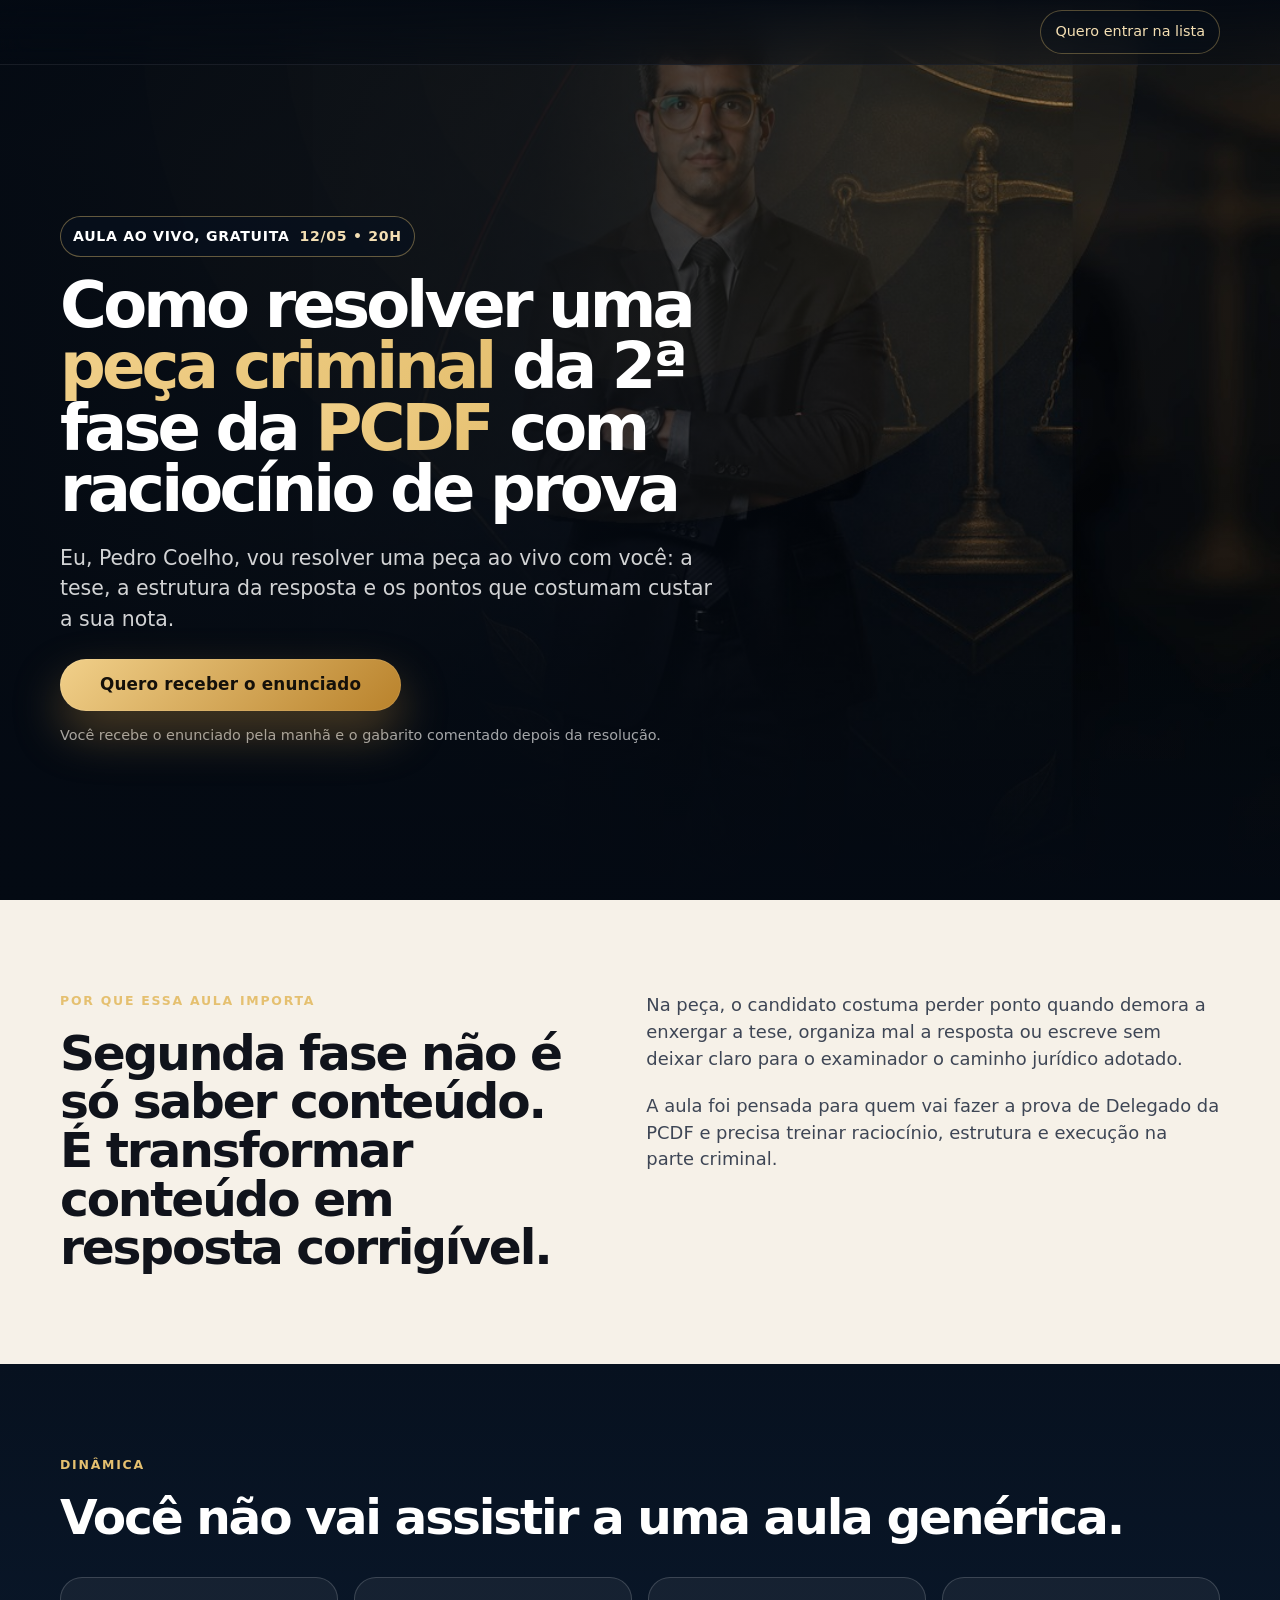
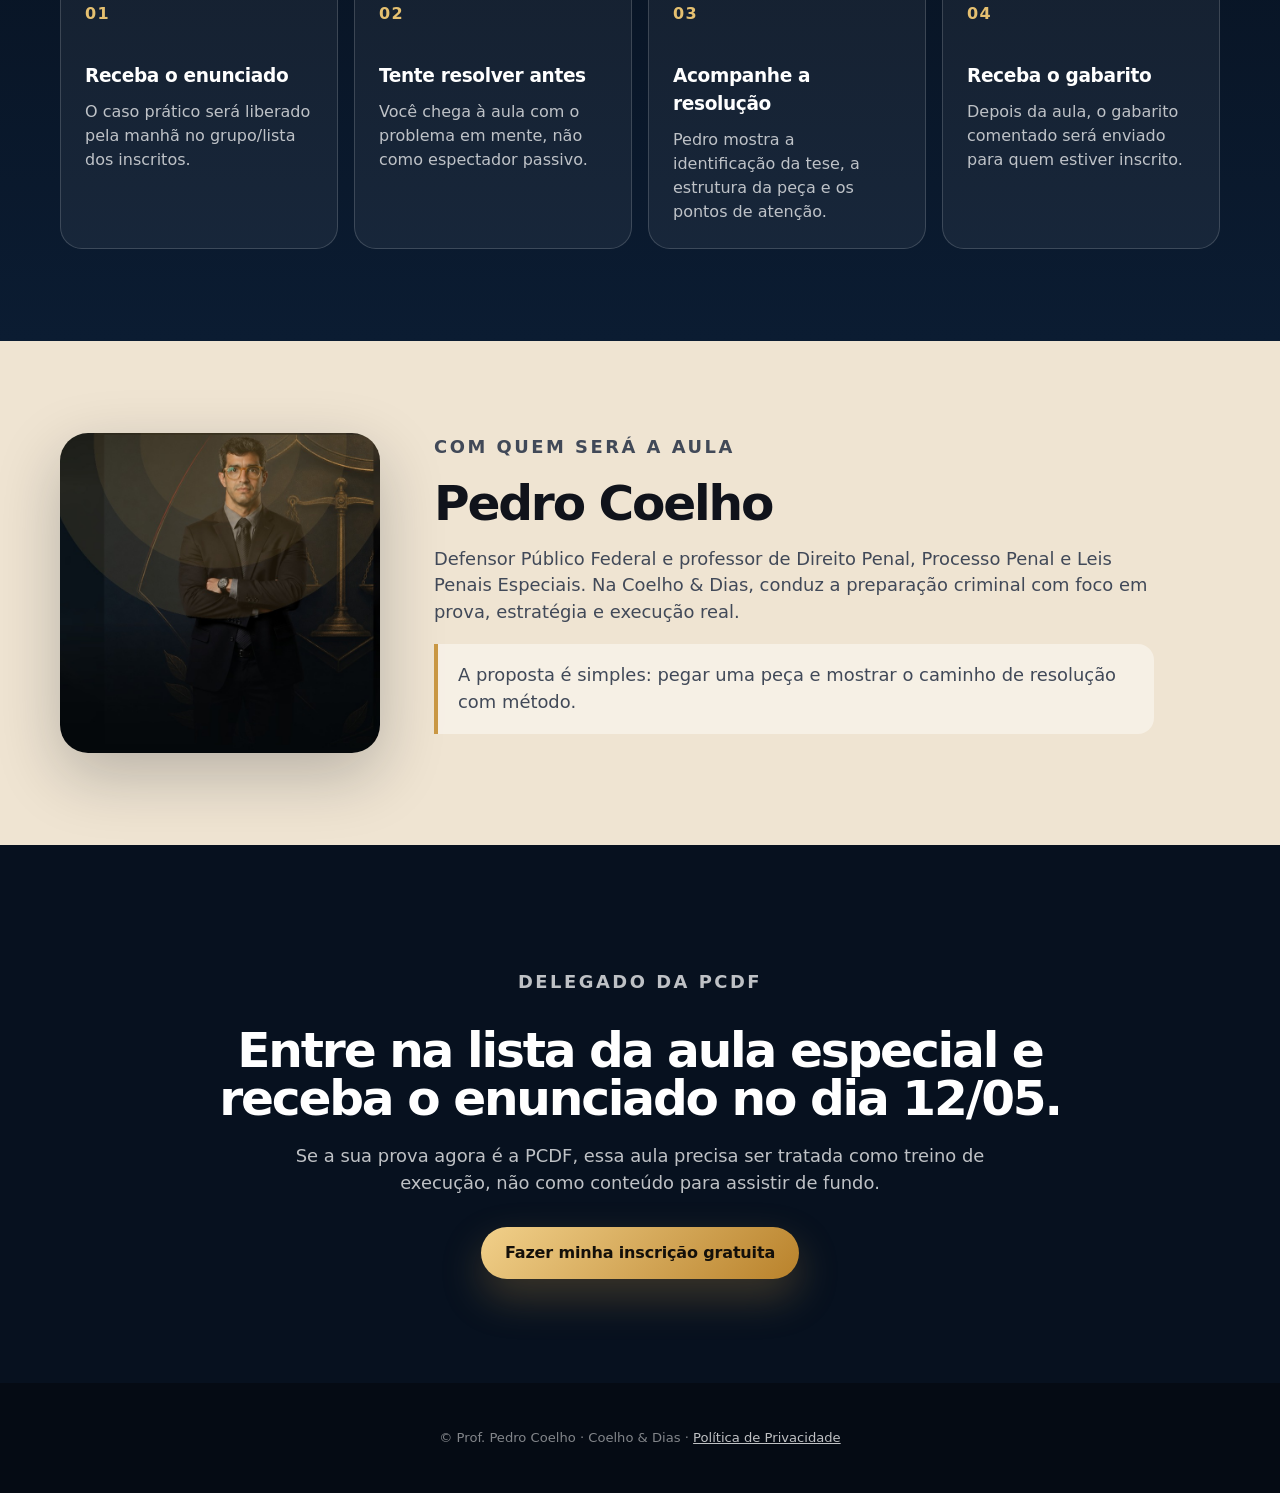
<file: index.html>
<!doctype html>
<html lang="pt-BR">
<head>
  <meta charset="utf-8">
  <meta name="viewport" content="width=device-width, initial-scale=1">
  <title>Aula Especial PCDF | Prof. Pedro Coelho</title>
  <meta name="description" content="Aula especial gratuita: como resolver uma peça criminal de segunda fase da PCDF com raciocínio de prova.">
  <meta property="og:title" content="Aula Especial PCDF | Prof. Pedro Coelho">
  <meta property="og:description" content="Enunciado pela manhã, resolução ao vivo à noite e gabarito comentado depois no grupo.">
  <meta property="og:type" content="website">
  <meta property="og:image" content="assets/pedro-pcdf-hero.png">
  <!-- Meta Pixel -->
  <script>
    !function(f,b,e,v,n,t,s){if(f.fbq)return;n=f.fbq=function(){n.callMethod?
    n.callMethod.apply(n,arguments):n.queue.push(arguments)};if(!f._fbq)f._fbq=n;
    n.push=n;n.loaded=!0;n.version='2.0';n.queue=[];t=b.createElement(e);t.async=!0;
    t.src=v;s=b.getElementsByTagName(e)[0];s.parentNode.insertBefore(t,s)}(window,document,'script','https://connect.facebook.net/en_US/fbevents.js');
    fbq('init','609530691411659');
    fbq('track','PageView');
  </script>
  <noscript><img height="1" width="1" style="display:none" src="https://www.facebook.com/tr?id=609530691411659&ev=PageView&noscript=1"/></noscript>
  <link rel="preload" as="image" href="assets/pedro-pcdf-mobile.jpg" media="(max-width: 760px)">
  <link rel="preload" as="image" href="assets/pedro-pcdf-hero.png" media="(min-width: 761px)">
  <link rel="stylesheet" href="styles.css">
</head>
<body>
  <header class="topbar" aria-label="Informações principais">
    <div class="topbar__inner topbar__inner--right">
      <a class="topbar__link" href="#inscricao">Quero entrar na lista</a>
    </div>
  </header>

  <main>
    <section class="hero">
      <div class="hero__media" aria-hidden="true">
        <picture>
          <source srcset="assets/pedro-pcdf-mobile.jpg" media="(max-width: 760px)">
          <img src="assets/pedro-pcdf-hero.png" alt="" class="hero__image">
        </picture>
        <div class="hero__shade"></div>
      </div>

      <div class="hero__content container">
        <div class="hero__copy">
          <p class="hero__date-line"><strong>Aula ao vivo, gratuita</strong><span>12/05 • 20h</span></p>
          <h1>Como resolver uma <span class="h1-highlight">peça criminal</span> da 2ª fase da <span class="h1-highlight">PCDF</span> com raciocínio de prova</h1>
          <p class="hero__lead">Eu, Pedro Coelho, vou resolver uma peça ao vivo com você: a tese, a estrutura da resposta e os pontos que costumam custar a sua nota.</p>

          <a class="btn btn--primary btn--hero" href="#inscricao">Quero receber o enunciado</a>
          <p class="hero__note">Você recebe o enunciado pela manhã e o gabarito comentado depois da resolução.</p>
        </div>

        <aside class="signup-card" id="inscricao" aria-label="Formulário de inscrição" role="dialog" aria-modal="true">
          <a class="modal-overlay" href="#" aria-label="Fechar formulário"></a>
          <div class="modal-card">
            <a class="modal-close" href="#" aria-label="Fechar">&times;</a>
            <p class="signup-card__tag">Inscrição para a aula</p>
            <h2>Receba o enunciado e o aviso da resolução ao vivo</h2>
            <form class="capture-form" data-form="pcdf-aula-captura">
              <label>
                Nome
                <input type="text" name="nome" autocomplete="name" placeholder="Seu nome" required>
              </label>
              <label>
                E-mail
                <input type="email" name="email" autocomplete="email" placeholder="seuemail@exemplo.com" required>
              </label>
              <label>
                WhatsApp
                <input type="tel" name="whatsapp" autocomplete="tel" placeholder="(00) 00000-0000" required>
              </label>
              <button class="btn btn--form" type="submit">Entrar na lista da aula</button>
              <p class="form-status" role="status" aria-live="polite"></p>
            </form>
            <p class="privacy">Ao se inscrever, você autoriza o envio de comunicações sobre esta aula e a preparação para a PCDF.</p>
          </div>
        </aside>
      </div>
    </section>

    <section class="section section--light">
      <div class="container split">
        <div>
          <p class="section-kicker">Por que essa aula importa</p>
          <h2>Segunda fase não é só saber conteúdo. É transformar conteúdo em resposta corrigível.</h2>
        </div>
        <div class="text-stack">
          <p>Na peça, o candidato costuma perder ponto quando demora a enxergar a tese, organiza mal a resposta ou escreve sem deixar claro para o examinador o caminho jurídico adotado.</p>
          <p>A aula foi pensada para quem vai fazer a prova de Delegado da PCDF e precisa treinar raciocínio, estrutura e execução na parte criminal.</p>
        </div>
      </div>
    </section>

    <section class="section section--dark">
      <div class="container">
        <p class="section-kicker">Dinâmica</p>
        <h2>Você não vai assistir a uma aula genérica.</h2>
        <div class="steps">
          <article>
            <span>01</span>
            <h3>Receba o enunciado</h3>
            <p>O caso prático será liberado pela manhã no grupo/lista dos inscritos.</p>
          </article>
          <article>
            <span>02</span>
            <h3>Tente resolver antes</h3>
            <p>Você chega à aula com o problema em mente, não como espectador passivo.</p>
          </article>
          <article>
            <span>03</span>
            <h3>Acompanhe a resolução</h3>
            <p>Pedro mostra a identificação da tese, a estrutura da peça e os pontos de atenção.</p>
          </article>
          <article>
            <span>04</span>
            <h3>Receba o gabarito</h3>
            <p>Depois da aula, o gabarito comentado será enviado para quem estiver inscrito.</p>
          </article>
        </div>
      </div>
    </section>

    <section class="section section--cream">
      <div class="container authority">
        <img src="assets/pedro-authority-dark.jpg" alt="Prof. Pedro Coelho" class="authority__image" loading="lazy">
        <div>
          <p class="section-kicker">Com quem será a aula</p>
          <h2>Pedro Coelho</h2>
          <p>Defensor Público Federal e professor de Direito Penal, Processo Penal e Leis Penais Especiais. Na Coelho & Dias, conduz a preparação criminal com foco em prova, estratégia e execução real.</p>
          <p class="authority__quote">A proposta é simples: pegar uma peça e mostrar o caminho de resolução com método.</p>
        </div>
      </div>
    </section>

    <section class="section section--final" id="final">
      <div class="container final-box">
        <p class="section-kicker">Delegado da PCDF</p>
        <h2>Entre na lista da aula especial e receba o enunciado no dia 12/05.</h2>
        <p>Se a sua prova agora é a PCDF, essa aula precisa ser tratada como treino de execução, não como conteúdo para assistir de fundo.</p>
        <a class="btn btn--primary" href="#inscricao">Fazer minha inscrição gratuita</a>
      </div>
    </section>

    <footer class="site-footer">
      <div class="container">
        <p>© Prof. Pedro Coelho · Coelho &amp; Dias · <a href="/privacidade">Política de Privacidade</a></p>
      </div>
    </footer>
  </main>

  <script src="script.js"></script>
</body>
</html>
</file>
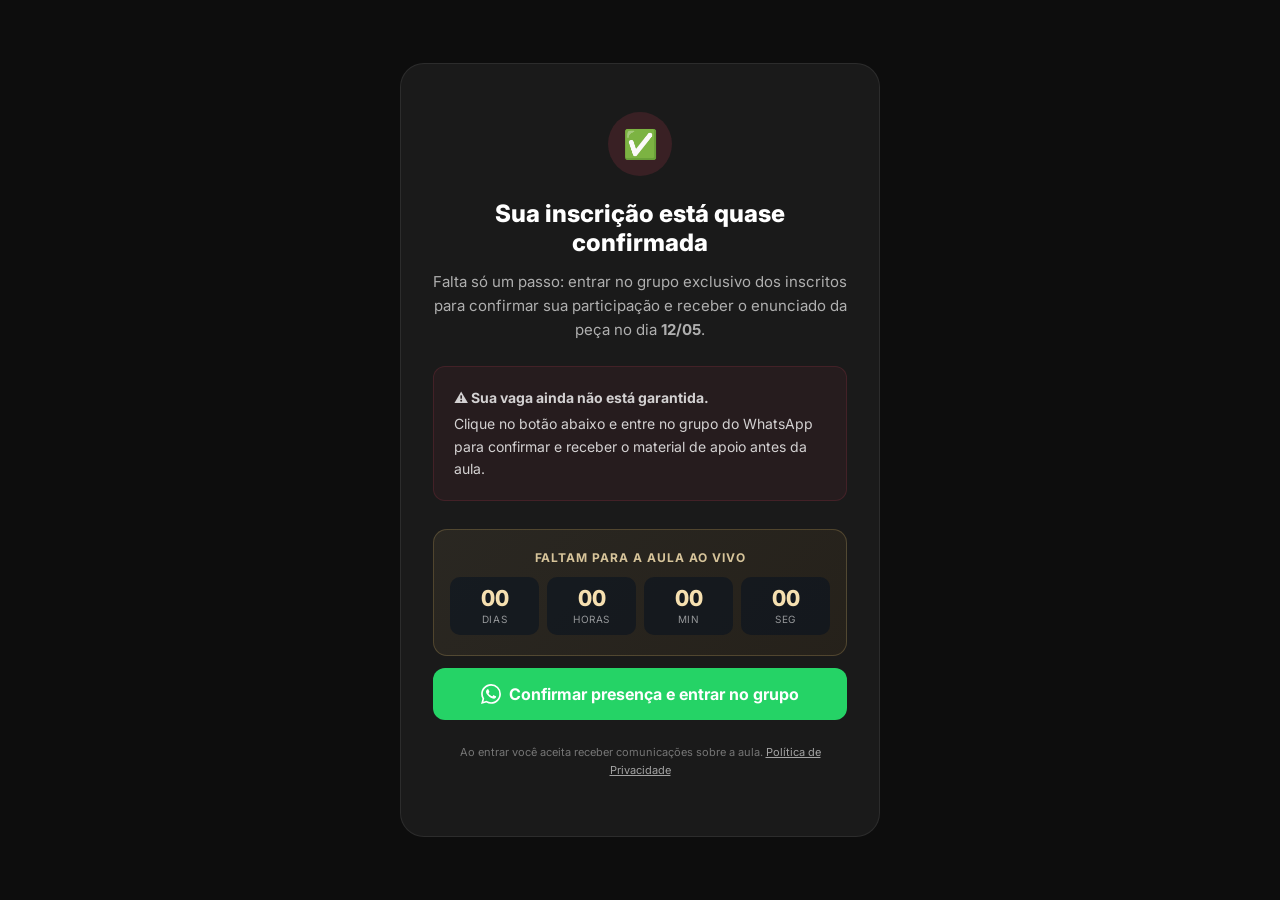
<file: obrigado.html>
<!doctype html>
<html lang="pt-BR">
<head>
  <meta charset="utf-8">
  <meta name="viewport" content="width=device-width, initial-scale=1">
  <title>Inscrição Confirmada | Prof. Pedro Coelho</title>
  <meta name="robots" content="noindex, nofollow">
  <!-- Meta Pixel -->
  <script>
    !function(f,b,e,v,n,t,s){if(f.fbq)return;n=f.fbq=function(){n.callMethod?
    n.callMethod.apply(n,arguments):n.queue.push(arguments)};if(!f._fbq)f._fbq=n;
    n.push=n;n.loaded=!0;n.version='2.0';n.queue=[];t=b.createElement(e);t.async=!0;
    t.src=v;s=b.getElementsByTagName(e)[0];s.parentNode.insertBefore(t,s)}(window,document,'script','https://connect.facebook.net/en_US/fbevents.js');
    fbq('init','609530691411659');
    fbq('track','PageView');
    fbq('track','Lead',{
      content_name:'Aula Especial PCDF',
      content_category:'delegado'
    });
  </script>
  <noscript><img height="1" width="1" style="display:none" src="https://www.facebook.com/tr?id=609530691411659&ev=Lead&noscript=1"/></noscript>
  <link rel="preconnect" href="https://fonts.googleapis.com">
  <link rel="preconnect" href="https://fonts.gstatic.com" crossorigin>
  <link href="https://fonts.googleapis.com/css2?family=Inter:wght@400;500;600;700;800&display=swap" rel="stylesheet">
  <style>
    * { margin: 0; padding: 0; box-sizing: border-box; }
    body {
      font-family: 'Inter', sans-serif;
      background: #0d0d0d;
      color: #fff;
      min-height: 100vh;
      display: flex;
      align-items: center;
      justify-content: center;
      padding: 24px;
    }
    .card {
      background: #1a1a1a;
      border: 1px solid rgba(255,255,255,0.08);
      border-radius: 24px;
      padding: 48px 32px;
      max-width: 480px;
      width: 100%;
      text-align: center;
    }
    .check {
      width: 64px;
      height: 64px;
      background: rgba(233, 69, 96, 0.15);
      border-radius: 50%;
      display: flex;
      align-items: center;
      justify-content: center;
      margin: 0 auto 24px;
      font-size: 28px;
    }
    h1 {
      font-size: 24px;
      font-weight: 800;
      margin-bottom: 12px;
      line-height: 1.2;
    }
    p {
      font-size: 15px;
      color: rgba(255,255,255,0.65);
      line-height: 1.6;
      margin-bottom: 8px;
    }
    .instructions {
      background: rgba(233, 69, 96, 0.06);
      border: 1px solid rgba(233, 69, 96, 0.15);
      border-radius: 12px;
      padding: 20px;
      margin: 24px 0;
      text-align: left;
    }
    .instructions p {
      font-size: 14px;
      color: rgba(255,255,255,0.8);
      margin-bottom: 4px;
    }
    .instructions p:last-child {
      margin-bottom: 0;
    }
    .btn {
      display: inline-flex;
      align-items: center;
      justify-content: center;
      gap: 8px;
      width: 100%;
      padding: 16px 24px;
      border-radius: 12px;
      font-size: 16px;
      font-weight: 700;
      text-decoration: none;
      transition: all 0.2s;
      cursor: pointer;
      border: none;
      margin-top: 8px;
    }
    .btn--whatsapp {
      background: #25D366;
      color: #fff;
    }
    .btn--whatsapp:hover {
      background: #20bd5a;
      transform: scale(1.02);
    }
    .btn--whatsapp svg {
      flex-shrink: 0;
    }
    .placeholder-note {
      font-size: 13px;
      color: rgba(255,255,255,0.35);
      margin-top: 16px;
    }
    .countdown {
      margin: 28px 0 4px;
      padding: 20px 16px;
      background: linear-gradient(135deg, rgba(241,208,138,0.08), rgba(185,130,43,0.08));
      border: 1px solid rgba(229,192,112,0.22);
      border-radius: 14px;
    }
    .countdown__label {
      font-size: 12px;
      letter-spacing: 0.08em;
      text-transform: uppercase;
      color: rgba(246,224,176,0.85);
      margin-bottom: 12px;
      font-weight: 700;
    }
    .countdown__grid {
      display: grid;
      grid-template-columns: repeat(4, 1fr);
      gap: 8px;
    }
    .countdown__cell {
      background: rgba(7,17,31,0.55);
      border-radius: 10px;
      padding: 10px 4px;
    }
    .countdown__num {
      font-size: 22px;
      font-weight: 800;
      color: #f6e0b0;
      line-height: 1;
      font-variant-numeric: tabular-nums;
    }
    .countdown__unit {
      font-size: 10px;
      letter-spacing: 0.06em;
      text-transform: uppercase;
      color: rgba(255,255,255,0.55);
      margin-top: 4px;
    }
    .footer-legal {
      margin-top: 24px;
      font-size: 11px;
      color: rgba(255,255,255,0.4);
    }
    .footer-legal a {
      color: rgba(255,255,255,0.6);
      text-decoration: underline;
    }
    @media (max-width: 480px) {
      .card { padding: 32px 20px; }
      h1 { font-size: 20px; }
      .countdown__num { font-size: 18px; }
    }
  </style>
</head>
<body>
  <div class="card">
    <div class="check">✅</div>
    <h1>Sua inscrição está quase confirmada</h1>
    <p>Falta só um passo: entrar no grupo exclusivo dos inscritos para confirmar sua participação e receber o enunciado da peça no dia <strong>12/05</strong>.</p>

    <div class="instructions">
      <p><strong>⚠️ Sua vaga ainda não está garantida.</strong></p>
      <p>Clique no botão abaixo e entre no grupo do WhatsApp para confirmar e receber o material de apoio antes da aula.</p>
    </div>

    <div class="countdown" aria-live="polite">
      <div class="countdown__label">Faltam para a aula ao vivo</div>
      <div class="countdown__grid">
        <div class="countdown__cell"><div class="countdown__num" id="cdDays">--</div><div class="countdown__unit">dias</div></div>
        <div class="countdown__cell"><div class="countdown__num" id="cdHours">--</div><div class="countdown__unit">horas</div></div>
        <div class="countdown__cell"><div class="countdown__num" id="cdMinutes">--</div><div class="countdown__unit">min</div></div>
        <div class="countdown__cell"><div class="countdown__num" id="cdSeconds">--</div><div class="countdown__unit">seg</div></div>
      </div>
    </div>

    <a href="/api/grupo" class="btn btn--whatsapp" id="grupoBtn" target="_blank" rel="noopener">
      <svg width="20" height="20" viewBox="0 0 24 24" fill="currentColor"><path d="M17.472 14.382c-.297-.149-1.758-.867-2.03-.967-.273-.099-.471-.148-.67.15-.197.297-.767.966-.94 1.164-.173.199-.347.223-.644.075-.297-.15-1.255-.463-2.39-1.475-.883-.788-1.48-1.761-1.653-2.059-.173-.297-.018-.458.13-.606.134-.133.298-.347.446-.52.149-.174.198-.298.298-.497.099-.198.05-.371-.025-.52-.075-.149-.669-1.612-.916-2.207-.242-.579-.487-.5-.669-.51-.173-.008-.371-.01-.57-.01-.198 0-.52.074-.792.372-.272.297-1.04 1.016-1.04 2.479 0 1.462 1.065 2.875 1.213 3.074.149.198 2.096 3.2 5.077 4.487.709.306 1.262.489 1.694.625.712.227 1.36.195 1.871.118.571-.085 1.758-.719 2.006-1.413.248-.694.248-1.289.173-1.413-.074-.124-.272-.198-.57-.347m-5.421 7.403h-.004a9.87 9.87 0 01-5.031-1.378l-.361-.214-3.741.982.998-3.648-.235-.374a9.86 9.86 0 01-1.51-5.26c.001-5.45 4.436-9.884 9.888-9.884 2.64 0 5.122 1.03 6.988 2.898a9.825 9.825 0 012.893 6.994c-.003 5.45-4.437 9.884-9.885 9.884m8.413-18.297A11.815 11.815 0 0012.05 0C5.495 0 .16 5.335.157 11.892c0 2.096.547 4.142 1.588 5.945L.057 24l6.305-1.654a11.882 11.882 0 005.683 1.448h.005c6.554 0 11.89-5.335 11.893-11.893a11.821 11.821 0 00-3.48-8.413z"/></svg>
      Confirmar presença e entrar no grupo
    </a>

    <p class="footer-legal">
      Ao entrar você aceita receber comunicações sobre a aula.
      <a href="/privacidade">Política de Privacidade</a>
    </p>
  </div>

  <script>
    // Se vier parâmetro ?grupo= na URL, substitui o link
    const params = new URLSearchParams(window.location.search);
    const grupoLink = params.get('grupo');
    const btn = document.getElementById('grupoBtn');
    if (grupoLink && grupoLink.startsWith('https')) {
      btn.href = grupoLink;
    }

    // Countdown para 12/05/2026 às 20h BRT (UTC-3) = 23:00:00 UTC
    const target = new Date('2026-05-12T23:00:00Z').getTime();
    const elD = document.getElementById('cdDays');
    const elH = document.getElementById('cdHours');
    const elM = document.getElementById('cdMinutes');
    const elS = document.getElementById('cdSeconds');
    function pad(n){ return String(Math.max(0,n)).padStart(2,'0'); }
    function tick(){
      const now = Date.now();
      let diff = Math.max(0, target - now);
      const d = Math.floor(diff / 86400000); diff -= d*86400000;
      const h = Math.floor(diff / 3600000);  diff -= h*3600000;
      const m = Math.floor(diff / 60000);    diff -= m*60000;
      const s = Math.floor(diff / 1000);
      elD.textContent = pad(d); elH.textContent = pad(h);
      elM.textContent = pad(m); elS.textContent = pad(s);
    }
    tick(); setInterval(tick, 1000);

    // Track custom WhatsAppGroupClick on button click
    btn.addEventListener('click', function(){
      if (typeof fbq === 'function') {
        fbq('trackCustom', 'WhatsAppGroupClick', {
          content_name: 'Aula Especial PCDF',
          content_category: 'delegado'
        });
      }
    });
  </script>
</body>
</html>
</file>
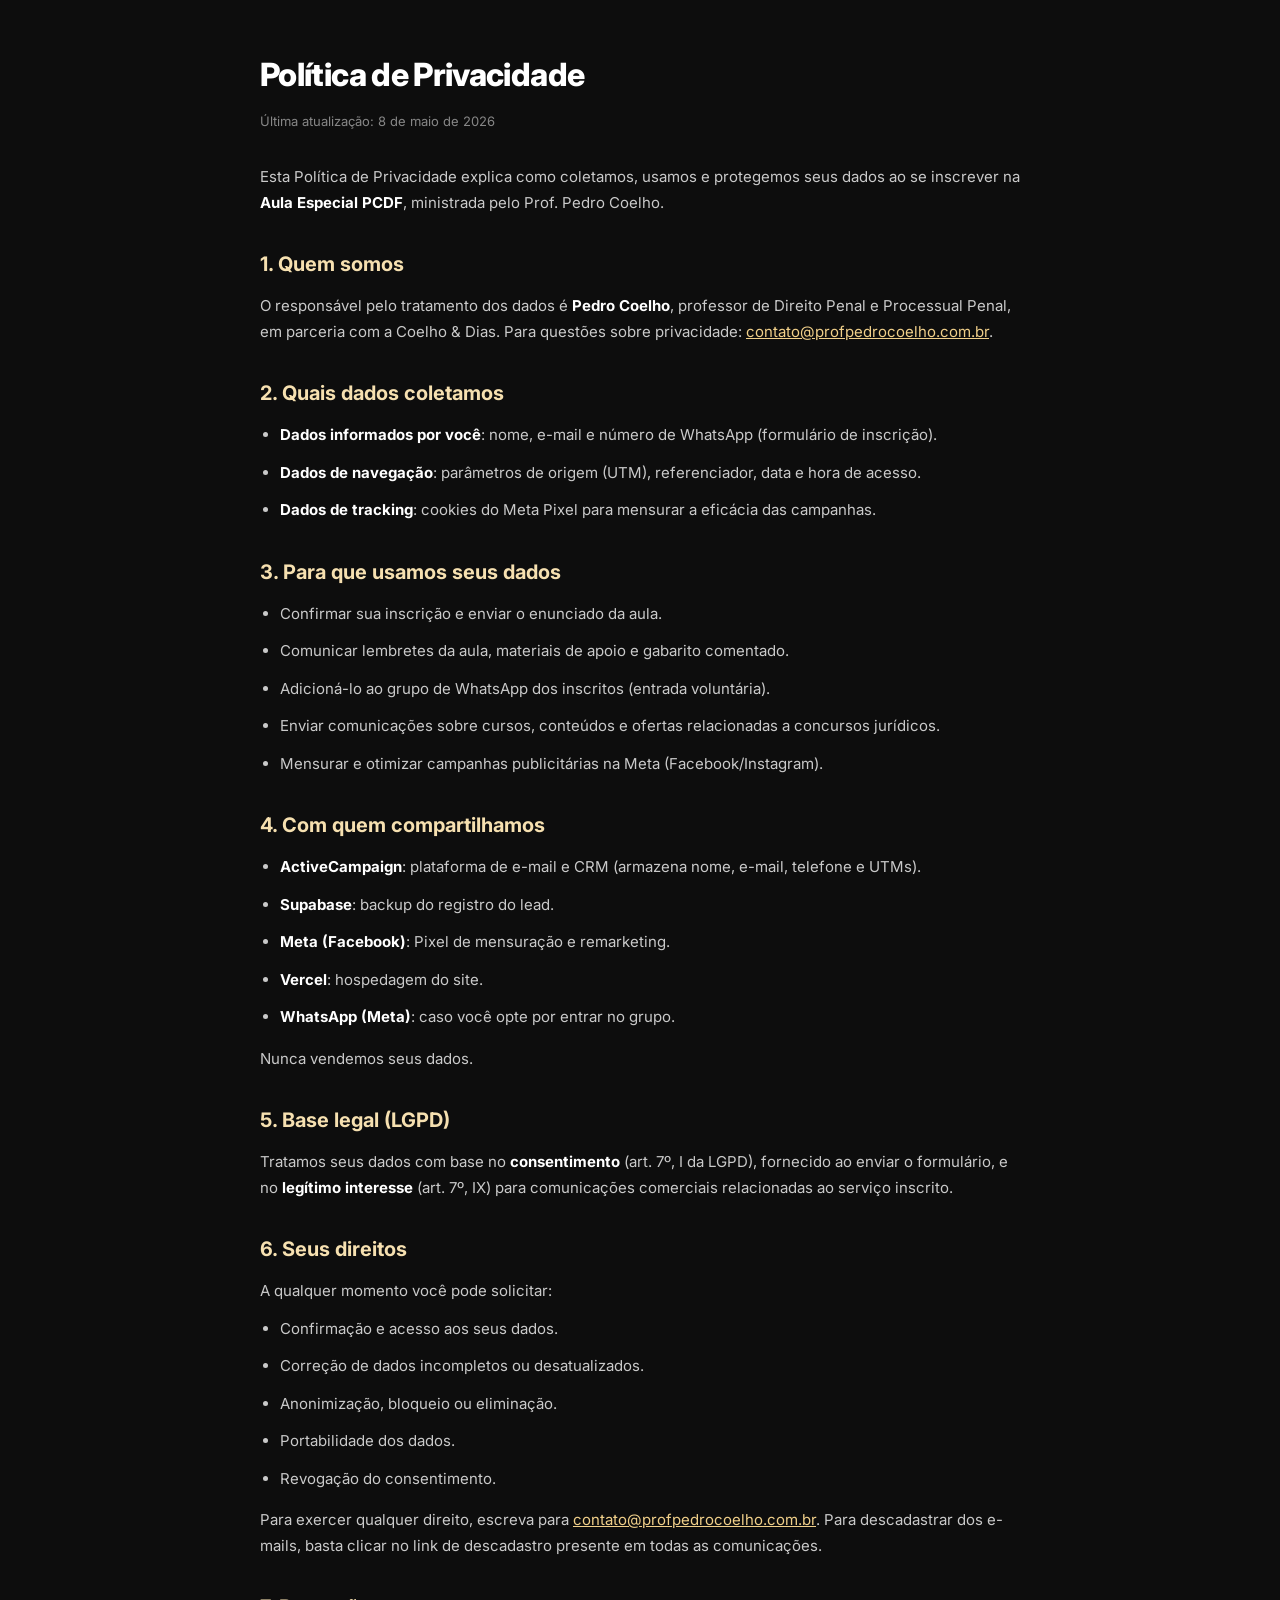
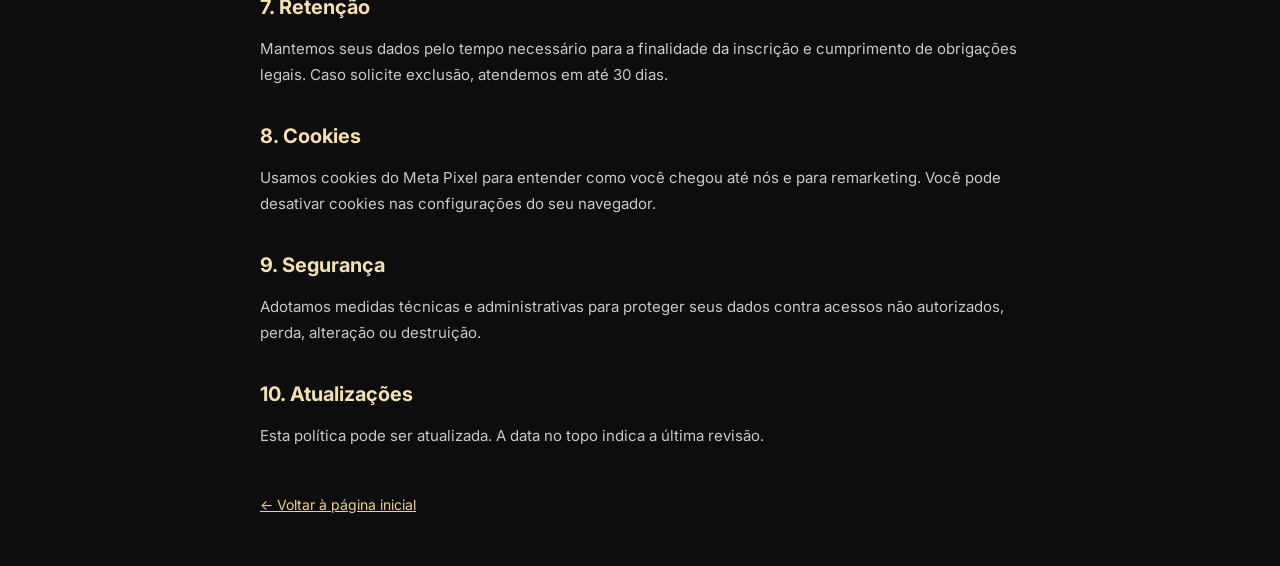
<file: privacidade.html>
<!doctype html>
<html lang="pt-BR">
<head>
  <meta charset="utf-8">
  <meta name="viewport" content="width=device-width, initial-scale=1">
  <title>Política de Privacidade | Prof. Pedro Coelho</title>
  <meta name="robots" content="noindex, nofollow">
  <link rel="preconnect" href="https://fonts.googleapis.com">
  <link rel="preconnect" href="https://fonts.gstatic.com" crossorigin>
  <link href="https://fonts.googleapis.com/css2?family=Inter:wght@400;500;600;700;800&display=swap" rel="stylesheet">
  <style>
    *{margin:0;padding:0;box-sizing:border-box}
    body{font-family:'Inter',sans-serif;background:#0d0d0d;color:#fff;line-height:1.7;padding:48px 24px}
    .wrap{max-width:760px;margin:0 auto}
    h1{font-size:32px;font-weight:800;margin-bottom:8px;letter-spacing:-.02em}
    .meta{color:rgba(255,255,255,.5);font-size:13px;margin-bottom:32px}
    h2{font-size:20px;font-weight:700;margin:32px 0 12px;color:#f6e0b0}
    p,li{font-size:15px;color:rgba(255,255,255,.78);margin-bottom:12px}
    ul{padding-left:20px;margin-bottom:16px}
    a{color:#f1d08a;text-decoration:underline}
    .back{display:inline-block;margin-top:32px;font-size:14px}
    strong{color:#fff}
  </style>
</head>
<body>
  <div class="wrap">
    <h1>Política de Privacidade</h1>
    <p class="meta">Última atualização: 8 de maio de 2026</p>

    <p>Esta Política de Privacidade explica como coletamos, usamos e protegemos seus dados ao se inscrever na <strong>Aula Especial PCDF</strong>, ministrada pelo Prof. Pedro Coelho.</p>

    <h2>1. Quem somos</h2>
    <p>O responsável pelo tratamento dos dados é <strong>Pedro Coelho</strong>, professor de Direito Penal e Processual Penal, em parceria com a Coelho &amp; Dias. Para questões sobre privacidade: <a href="mailto:contato@profpedrocoelho.com.br">contato@profpedrocoelho.com.br</a>.</p>

    <h2>2. Quais dados coletamos</h2>
    <ul>
      <li><strong>Dados informados por você</strong>: nome, e-mail e número de WhatsApp (formulário de inscrição).</li>
      <li><strong>Dados de navegação</strong>: parâmetros de origem (UTM), referenciador, data e hora de acesso.</li>
      <li><strong>Dados de tracking</strong>: cookies do Meta Pixel para mensurar a eficácia das campanhas.</li>
    </ul>

    <h2>3. Para que usamos seus dados</h2>
    <ul>
      <li>Confirmar sua inscrição e enviar o enunciado da aula.</li>
      <li>Comunicar lembretes da aula, materiais de apoio e gabarito comentado.</li>
      <li>Adicioná-lo ao grupo de WhatsApp dos inscritos (entrada voluntária).</li>
      <li>Enviar comunicações sobre cursos, conteúdos e ofertas relacionadas a concursos jurídicos.</li>
      <li>Mensurar e otimizar campanhas publicitárias na Meta (Facebook/Instagram).</li>
    </ul>

    <h2>4. Com quem compartilhamos</h2>
    <ul>
      <li><strong>ActiveCampaign</strong>: plataforma de e-mail e CRM (armazena nome, e-mail, telefone e UTMs).</li>
      <li><strong>Supabase</strong>: backup do registro do lead.</li>
      <li><strong>Meta (Facebook)</strong>: Pixel de mensuração e remarketing.</li>
      <li><strong>Vercel</strong>: hospedagem do site.</li>
      <li><strong>WhatsApp (Meta)</strong>: caso você opte por entrar no grupo.</li>
    </ul>
    <p>Nunca vendemos seus dados.</p>

    <h2>5. Base legal (LGPD)</h2>
    <p>Tratamos seus dados com base no <strong>consentimento</strong> (art. 7º, I da LGPD), fornecido ao enviar o formulário, e no <strong>legítimo interesse</strong> (art. 7º, IX) para comunicações comerciais relacionadas ao serviço inscrito.</p>

    <h2>6. Seus direitos</h2>
    <p>A qualquer momento você pode solicitar:</p>
    <ul>
      <li>Confirmação e acesso aos seus dados.</li>
      <li>Correção de dados incompletos ou desatualizados.</li>
      <li>Anonimização, bloqueio ou eliminação.</li>
      <li>Portabilidade dos dados.</li>
      <li>Revogação do consentimento.</li>
    </ul>
    <p>Para exercer qualquer direito, escreva para <a href="mailto:contato@profpedrocoelho.com.br">contato@profpedrocoelho.com.br</a>. Para descadastrar dos e-mails, basta clicar no link de descadastro presente em todas as comunicações.</p>

    <h2>7. Retenção</h2>
    <p>Mantemos seus dados pelo tempo necessário para a finalidade da inscrição e cumprimento de obrigações legais. Caso solicite exclusão, atendemos em até 30 dias.</p>

    <h2>8. Cookies</h2>
    <p>Usamos cookies do Meta Pixel para entender como você chegou até nós e para remarketing. Você pode desativar cookies nas configurações do seu navegador.</p>

    <h2>9. Segurança</h2>
    <p>Adotamos medidas técnicas e administrativas para proteger seus dados contra acessos não autorizados, perda, alteração ou destruição.</p>

    <h2>10. Atualizações</h2>
    <p>Esta política pode ser atualizada. A data no topo indica a última revisão.</p>

    <a class="back" href="/">← Voltar à página inicial</a>
  </div>
</body>
</html>
</file>
<file: styles.css>
:root{
  --ink:#10131b;
  --muted:#5f6676;
  --paper:#f6f1e8;
  --cream:#efe4d2;
  --navy:#07111f;
  --navy-2:#0b1c32;
  --gold:#c99743;
  --gold-2:#e5c070;
  --line:rgba(255,255,255,.16);
  --radius:24px;
  --shadow:0 24px 80px rgba(5,10,20,.28);
  --max:1160px;
  --font:Inter, ui-sans-serif, system-ui, -apple-system, BlinkMacSystemFont, "Segoe UI", sans-serif;
}
*{box-sizing:border-box}
html{scroll-behavior:smooth}
body{margin:0;font-family:var(--font);color:var(--ink);background:var(--navy);line-height:1.5;-webkit-font-smoothing:antialiased;text-rendering:optimizeLegibility}
a{color:inherit;text-decoration:none}
button{font:inherit}
img{display:block;max-width:100%}
.container{width:min(var(--max),calc(100% - 40px));margin-inline:auto}
.topbar{position:fixed;inset:0 0 auto;z-index:20;background:linear-gradient(180deg,rgba(4,10,19,.88),rgba(4,10,19,.42));backdrop-filter:blur(14px);border-bottom:1px solid rgba(255,255,255,.08)}
.topbar__inner{width:min(var(--max),calc(100% - 40px));margin:auto;height:64px;display:flex;align-items:center;justify-content:space-between;color:#fff}.topbar__inner--right{justify-content:flex-end}
.brand{font-weight:800;letter-spacing:.02em;text-transform:uppercase;font-size:.82rem}.topbar__link{font-size:.9rem;color:#f4dfb3;border:1px solid rgba(229,192,112,.34);padding:10px 14px;border-radius:999px;background:rgba(7,17,31,.28);cursor:pointer}.hero{position:relative;min-height:100dvh;overflow:hidden;color:#fff}.hero__media{position:absolute;inset:0;z-index:0}.hero__image{width:100%;height:100%;object-fit:cover;object-position:center top}.hero__shade{position:absolute;inset:0;background:linear-gradient(90deg,rgba(4,10,19,.96) 0%,rgba(4,10,19,.82) 42%,rgba(4,10,19,.45) 70%,rgba(4,10,19,.18) 100%),radial-gradient(circle at 15% 25%,rgba(201,151,67,.22),transparent 42%),linear-gradient(0deg,rgba(4,10,19,.95) 0%,transparent 28%)}
.hero__content{position:relative;z-index:1;display:grid;grid-template-columns:minmax(0,1.05fr) 420px;gap:56px;align-items:center;padding:118px 0 56px;min-height:100dvh}.hero__copy{max-width:720px}.eyebrow,.section-kicker,.signup-card__tag{margin:0 0 18px;text-transform:uppercase;letter-spacing:.14em;font-weight:800;font-size:.78rem;color:var(--gold-2)}
h1{margin:0;font-size:clamp(2.1rem,5vw,4.4rem);line-height:.96;letter-spacing:-.06em;text-wrap:balance}.h1-highlight{background:linear-gradient(135deg,#f1d08a,#e5c070);-webkit-background-clip:text;background-clip:text;color:transparent}h2{margin:0;font-size:clamp(2rem,3.8vw,3.55rem);line-height:1;letter-spacing:-.045em;text-wrap:balance}h3{margin:0 0 10px;font-size:1.16rem;letter-spacing:-.02em}.hero__date-line{display:inline-flex;align-items:center;gap:10px;margin:0 0 18px;padding:9px 12px;border:1px solid rgba(229,192,112,.42);border-radius:999px;background:rgba(7,17,31,.62);color:#f6e0b0;font-size:.88rem;font-weight:800;text-transform:uppercase;letter-spacing:.05em}.hero__date-line strong{color:#fff}.hero__date-line span{color:#f4dfb3}.hero__lead{font-size:clamp(1.08rem,1.6vw,1.34rem);max-width:660px;color:rgba(255,255,255,.82);margin:22px 0 24px}.hero__facts{display:grid;grid-template-columns:repeat(3,1fr);gap:10px;margin:28px 0 0;max-width:690px}.hero__facts div{border:1px solid rgba(255,255,255,.14);background:rgba(255,255,255,.07);border-radius:18px;padding:16px 16px;backdrop-filter:blur(10px)}.hero__facts strong{display:block;font-size:1.05rem;color:#fff}.hero__facts span{display:block;font-size:.86rem;color:rgba(255,255,255,.7);margin-top:2px}.btn{display:inline-flex;align-items:center;justify-content:center;min-height:52px;border-radius:999px;font-weight:850;letter-spacing:-.01em;border:0;cursor:pointer;transition:transform .18s ease,box-shadow .18s ease,background .18s ease}.btn:hover{transform:translateY(-1px)}.btn--primary{padding:0 24px;background:linear-gradient(135deg,#f1d08a,#b9822b);color:#14100a;box-shadow:0 18px 42px rgba(201,151,67,.28)}.btn--hero{position:relative;overflow:hidden;min-width:340px;padding:0 40px;font-size:1.05rem;letter-spacing:.01em;box-shadow:0 22px 48px rgba(201,151,67,.36),0 0 0 1px rgba(255,255,255,.08) inset;transition:transform .22s ease,box-shadow .22s ease,filter .22s ease}.btn--hero::before{content:"";position:absolute;top:0;left:-75%;width:50%;height:100%;background:linear-gradient(120deg,transparent,rgba(255,255,255,.55),transparent);transform:skewX(-22deg);transition:left .7s ease}.btn--hero:hover{transform:translateY(-2px);box-shadow:0 28px 56px rgba(201,151,67,.48),0 0 0 1px rgba(255,255,255,.14) inset;filter:brightness(1.06)}.btn--hero:hover::before{left:130%}@media (max-width:760px){.btn--hero{min-width:0;width:100%;padding:0 24px}}.btn--form{width:100%;padding:0 20px;background:linear-gradient(135deg,#132a47,#07111f);color:#fff;box-shadow:0 16px 32px rgba(7,17,31,.18)}.hero__note{font-size:.9rem;color:rgba(255,255,255,.64);margin:14px 0 0}.signup-card{background:rgba(246,241,232,.97);color:var(--ink);border-radius:var(--radius);padding:28px;box-shadow:var(--shadow);border:1px solid rgba(255,255,255,.38)}.signup-card h2{font-size:1.62rem;line-height:1.08;letter-spacing:-.035em;margin-bottom:20px}
.modal-overlay{position:fixed;inset:0;background:rgba(4,10,19,.80);backdrop-filter:blur(8px);z-index:90}.modal-card{position:relative;z-index:91;background:#efe4d2;color:var(--ink);border-radius:24px;padding:28px 24px;box-shadow:0 32px 80px rgba(5,10,20,.45);width:min(calc(100% - 32px),460px);margin:auto;max-height:90dvh;overflow-y:auto}.modal-close{position:absolute;top:14px;right:16px;background:none;border:none;font-size:1.6rem;color:var(--muted);cursor:pointer;line-height:1;padding:4px 8px;border-radius:8px}.modal-close:hover{color:var(--ink)}.signup-card[role="dialog"]{position:fixed;inset:0;z-index:100;display:none;align-items:center;justify-content:center;overflow:hidden;background:transparent;padding:16px}.signup-card[role="dialog"]:target{display:flex}.signup-card__tag{color:#996a20;margin-bottom:12px}.capture-form{display:grid;gap:14px}.capture-form label{display:grid;gap:7px;font-size:.88rem;font-weight:750;color:#2f3542}.capture-form input{width:100%;height:50px;border:1px solid rgba(16,19,27,.16);border-radius:14px;padding:0 14px;font:inherit;background:#fff;color:var(--ink);outline:0}.capture-form input:focus{border-color:#b9822b;box-shadow:0 0 0 4px rgba(201,151,67,.16)}.form-status{min-height:20px;margin:0;font-size:.86rem;color:#5f4a22}.privacy{font-size:.78rem;color:var(--muted);margin:16px 0 0}.section{padding:92px 0}.section--light{background:var(--paper)}.section--dark{background:linear-gradient(180deg,#07111f,#0b1c32);color:#fff}.section--cream{background:var(--cream)}.section--final{background:var(--navy);color:#fff;padding:104px 0}.split{display:grid;grid-template-columns:.9fr 1fr;gap:70px;align-items:start}.text-stack{font-size:1.12rem;color:#3e4655}.text-stack p{margin:0 0 20px}.steps{display:grid;grid-template-columns:repeat(4,1fr);gap:16px;margin-top:36px}.steps article{border:1px solid var(--line);background:rgba(255,255,255,.055);border-radius:22px;padding:24px;min-height:230px}.steps span{display:inline-flex;margin-bottom:36px;color:var(--gold-2);font-weight:900;letter-spacing:.08em}.steps p{margin:0;color:rgba(255,255,255,.72)}.authority{display:grid;grid-template-columns:320px 1fr;gap:54px;align-items:center}.authority__image{border-radius:28px;box-shadow:0 22px 65px rgba(7,17,31,.24);aspect-ratio:1/1;object-fit:cover;justify-self:center}.authority p{font-size:1.12rem;color:#414958;max-width:720px}.authority__quote{padding:18px 20px;border-left:4px solid var(--gold);background:rgba(255,255,255,.42);border-radius:0 16px 16px 0}.final-box{text-align:center;max-width:850px}.final-box p{font-size:1.12rem;color:rgba(255,255,255,.74);max-width:720px;margin:20px auto 30px}.site-footer{padding:32px 0;background:#050b14;color:rgba(255,255,255,.5);text-align:center;font-size:.82rem}.site-footer a{color:rgba(255,255,255,.75);text-decoration:underline}.site-footer a:hover{color:#f1d08a}
@media (max-width:940px){.hero__content{grid-template-columns:1fr;gap:28px}.signup-card{max-width:560px}.steps{grid-template-columns:repeat(2,1fr)}.split,.authority{grid-template-columns:1fr;gap:34px}.authority__image{width:240px;justify-self:center}.hero__shade{background:linear-gradient(180deg,rgba(4,10,19,.18) 0%,rgba(4,10,19,.55) 34%,rgba(4,10,19,.98) 58%,#07111f 100%)}}
@media (max-width:760px){.topbar{position:absolute;background:transparent;border:0;backdrop-filter:none}.topbar__inner{height:48px}.brand{font-size:.68rem;letter-spacing:.08em}.topbar__link{display:none}.container{width:min(100% - 36px,var(--max))}.hero{--hero-media-h:300px;--hero-overlap:24px;min-height:100svh;background:#07111f}.hero__media{position:relative;inset:auto;height:var(--hero-media-h);min-height:0}.hero__image{object-position:center top}.hero__shade{background:linear-gradient(180deg,rgba(4,10,19,.04) 0%,rgba(4,10,19,.16) 48%,rgba(7,17,31,.88) 86%,#07111f 100%)}.hero__content{display:block;padding:0 0 48px;min-height:0}.hero__copy{position:relative;margin-top:calc(var(--hero-overlap) * -1);padding:30px 22px 0;min-height:calc(100svh - var(--hero-media-h) + var(--hero-overlap));max-width:none;background:linear-gradient(180deg,rgba(7,17,31,.99),#07111f 68%);border-top:1px solid rgba(229,192,112,.20);border-radius:30px 30px 0 0}.eyebrow{display:none}.hero__date-line{margin:0 0 20px;padding:9px 12px;font-size:.72rem;line-height:1;letter-spacing:.06em;background:rgba(255,255,255,.06);border-color:rgba(229,192,112,.42)}h1{font-size:1.7rem;line-height:1.06;letter-spacing:-.05em;max-width:360px}.hero__lead{font-size:.96rem;line-height:1.46;margin:20px 0 24px;max-width:352px;color:rgba(255,255,255,.78)}.hero__note{font-size:.78rem;line-height:1.42;margin:16px 0 0;max-width:340px;color:rgba(255,255,255,.58)}.hero__facts{display:none}.btn{min-height:50px}.btn--primary{width:100%;padding:0 20px;box-shadow:0 14px 30px rgba(201,151,67,.22)}.modal-card{padding:22px 18px}.signup-card{margin-top:0}.section{padding:64px 0}.steps{grid-template-columns:1fr}.steps article{min-height:auto}.steps span{margin-bottom:22px}.authority__image{width:190px;justify-self:center}.final-box{text-align:left}.final-box .btn{width:100%}}
@media (max-width:380px){.hero{--hero-media-h:250px;--hero-overlap:24px}.hero__media{height:var(--hero-media-h)}.hero__copy{margin-top:calc(var(--hero-overlap) * -1);padding:22px 18px 0}h1{font-size:1.5rem;line-height:1.06}.hero__lead{font-size:.88rem;line-height:1.44;margin:16px 0 20px}.hero__date-line{font-size:.68rem;margin-bottom:16px}.btn{min-height:46px}}
@media (max-width:340px){.hero{--hero-media-h:198px;--hero-overlap:20px}.topbar__inner{height:38px}.brand{font-size:.62rem}.hero__media{height:var(--hero-media-h)}.hero__copy{margin-top:calc(var(--hero-overlap) * -1);padding:18px 16px 0}h1{font-size:1.28rem;line-height:1.06;letter-spacing:-.04em}.hero__lead{font-size:.78rem;line-height:1.38;margin:12px 0 16px}.hero__date-line{font-size:.60rem;padding:7px 9px;margin-bottom:12px}.btn{min-height:42px;font-size:.92rem}.hero__note{font-size:.70rem;line-height:1.3;margin-top:10px}.signup-card{margin-top:20px}}
</file>
